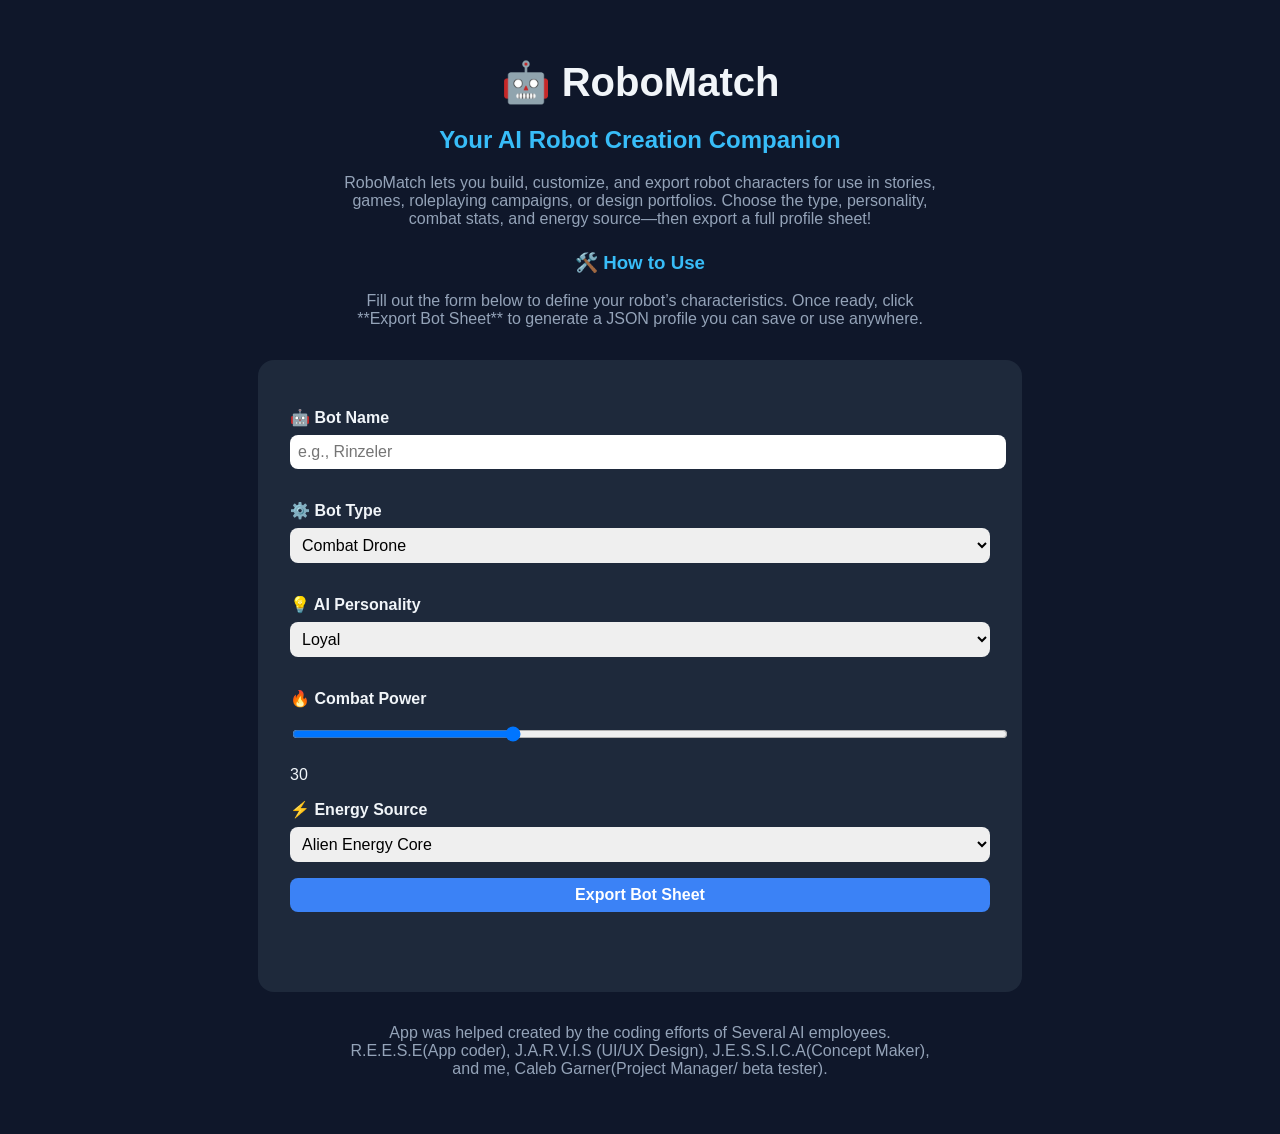
<file: index.html>
<!DOCTYPE html>
<html lang="en">
<head>
  <meta charset="UTF-8" />
  <meta name="viewport" content="width=device-width, initial-scale=1.0"/>
  <title>RoboMatch - Build Your Custom Robot</title>

  <!-- Embedded Styles -->
  <style>
    /* Base Styling */
    body {
      font-family: sans-serif;
      background-color: #0f172a;
      color: #f1f5f9;
      margin: 0;
      padding: 2rem;
    }

    h1 {
      text-align: center;
      font-size: 2.5rem;
      margin-bottom: 0.25rem;
    }

    h2, h3 {
      text-align: center;
      color: #38bdf8;
    }

    p {
      text-align: center;
      color: #94a3b8;
      max-width: 600px;
      margin: 0 auto 1.5rem;
    }

    .container {
      max-width: 700px;
      margin: 2rem auto;
      background: #1e293b;
      padding: 2rem;
      border-radius: 1rem;
    }

    label {
      display: block;
      margin-top: 1rem;
      margin-bottom: 0.5rem;
      font-weight: bold;
    }

    input, select, button {
      width: 100%;
      padding: 0.5rem;
      font-size: 1rem;
      border: none;
      border-radius: 0.5rem;
      margin-bottom: 1rem;
    }

    button {
      background-color: #3b82f6;
      color: white;
      font-weight: bold;
      cursor: pointer;
    }

    button:hover {
      background-color: #2563eb;
    }

    pre {
      background-color: #000;
      color: #00ff88;
      padding: 1rem;
      border-radius: 0.5rem;
      overflow-x: auto;
    }
  </style>
</head>

<body>

  <!-- Title & Purpose -->
  <h1>🤖 RoboMatch</h1>
  <h2>Your AI Robot Creation Companion</h2>
  <p>
    RoboMatch lets you build, customize, and export robot characters for use in stories, games, roleplaying campaigns, or design portfolios. 
    Choose the type, personality, combat stats, and energy source—then export a full profile sheet!
  </p>

  <!-- How-To Instructions -->
  <h3>🛠️ How to Use</h3>
  <p>
    Fill out the form below to define your robot’s characteristics. Once ready, click **Export Bot Sheet** to generate a JSON profile you can save or use anywhere.
  </p>

  <!-- App Interface -->
  <div class="container">
    <label for="botName">🤖 Bot Name</label>
    <input type="text" id="botName" placeholder="e.g., Rinzeler" />

    <label for="botType">⚙️ Bot Type</label>
    <select id="botType">
      <option>Combat Drone</option>
      <option>Companion</option>
      <option>Recon Mech</option>
      <option>Android</option>
      <option>Medical Bot</option>
      <option>Experimental Entity</option>
    </select>

    <label for="personality">💡 AI Personality</label>
    <select id="personality">
      <option>Loyal</option>
      <option>Curious</option>
      <option>Aggressive</option>
      <option>Compassionate</option>
      <option>Calculating</option>
      <option>Unpredictable</option>
    </select>

    <label for="combatPower">🔥 Combat Power</label>
    <input type="range" id="combatPower" min="0" max="100" step="5" value="30" />
    <span id="combatDisplay">30</span>

    <label for="energySource">⚡ Energy Source</label>
    <select id="energySource">
      <option>Alien Energy Core</option>
      <option>Solar Reactor</option>
      <option>Fusion Cell</option>
      <option>Chaos Crystal</option>
      <option>Unknown Origin</option>
    </select>

    <button onclick="exportBot()">Export Bot Sheet</button>

    <!-- Output Area -->
    <div id="output" style="margin-top: 2rem;"></div>
  </div>

  <!-- JavaScript Logic -->
  <script>
    // Handle updating the displayed combat power when the slider moves
    const combatSlider = document.getElementById('combatPower');
    const combatDisplay = document.getElementById('combatDisplay');

    combatSlider.addEventListener('input', () => {
      combatDisplay.textContent = combatSlider.value;
    });

    // Export function to create a JSON-like profile for the robot
    function exportBot() {
      const bot = {
        name: document.getElementById('botName').value || "Unnamed Bot",
        type: document.getElementById('botType').value,
        personality: document.getElementById('personality').value,
        combatPower: combatSlider.value,
        energySource: document.getElementById('energySource').value
      };

      // Display bot object in a readable format
      document.getElementById('output').innerHTML = `
        <h3>📄 Exported Bot Sheet:</h3>
        <pre>${JSON.stringify(bot, null, 2)}</pre>
      `;
    }
  </script>
    <!-- App design credits -->
<p>
    App was helped created by the coding efforts of Several AI employees. R.E.E.S.E(App coder), J.A.R.V.I.S (UI/UX Design), J.E.S.S.I.C.A(Concept Maker), and me, Caleb Garner(Project Manager/ beta tester).
  </p>
</body>
</html>
</file>
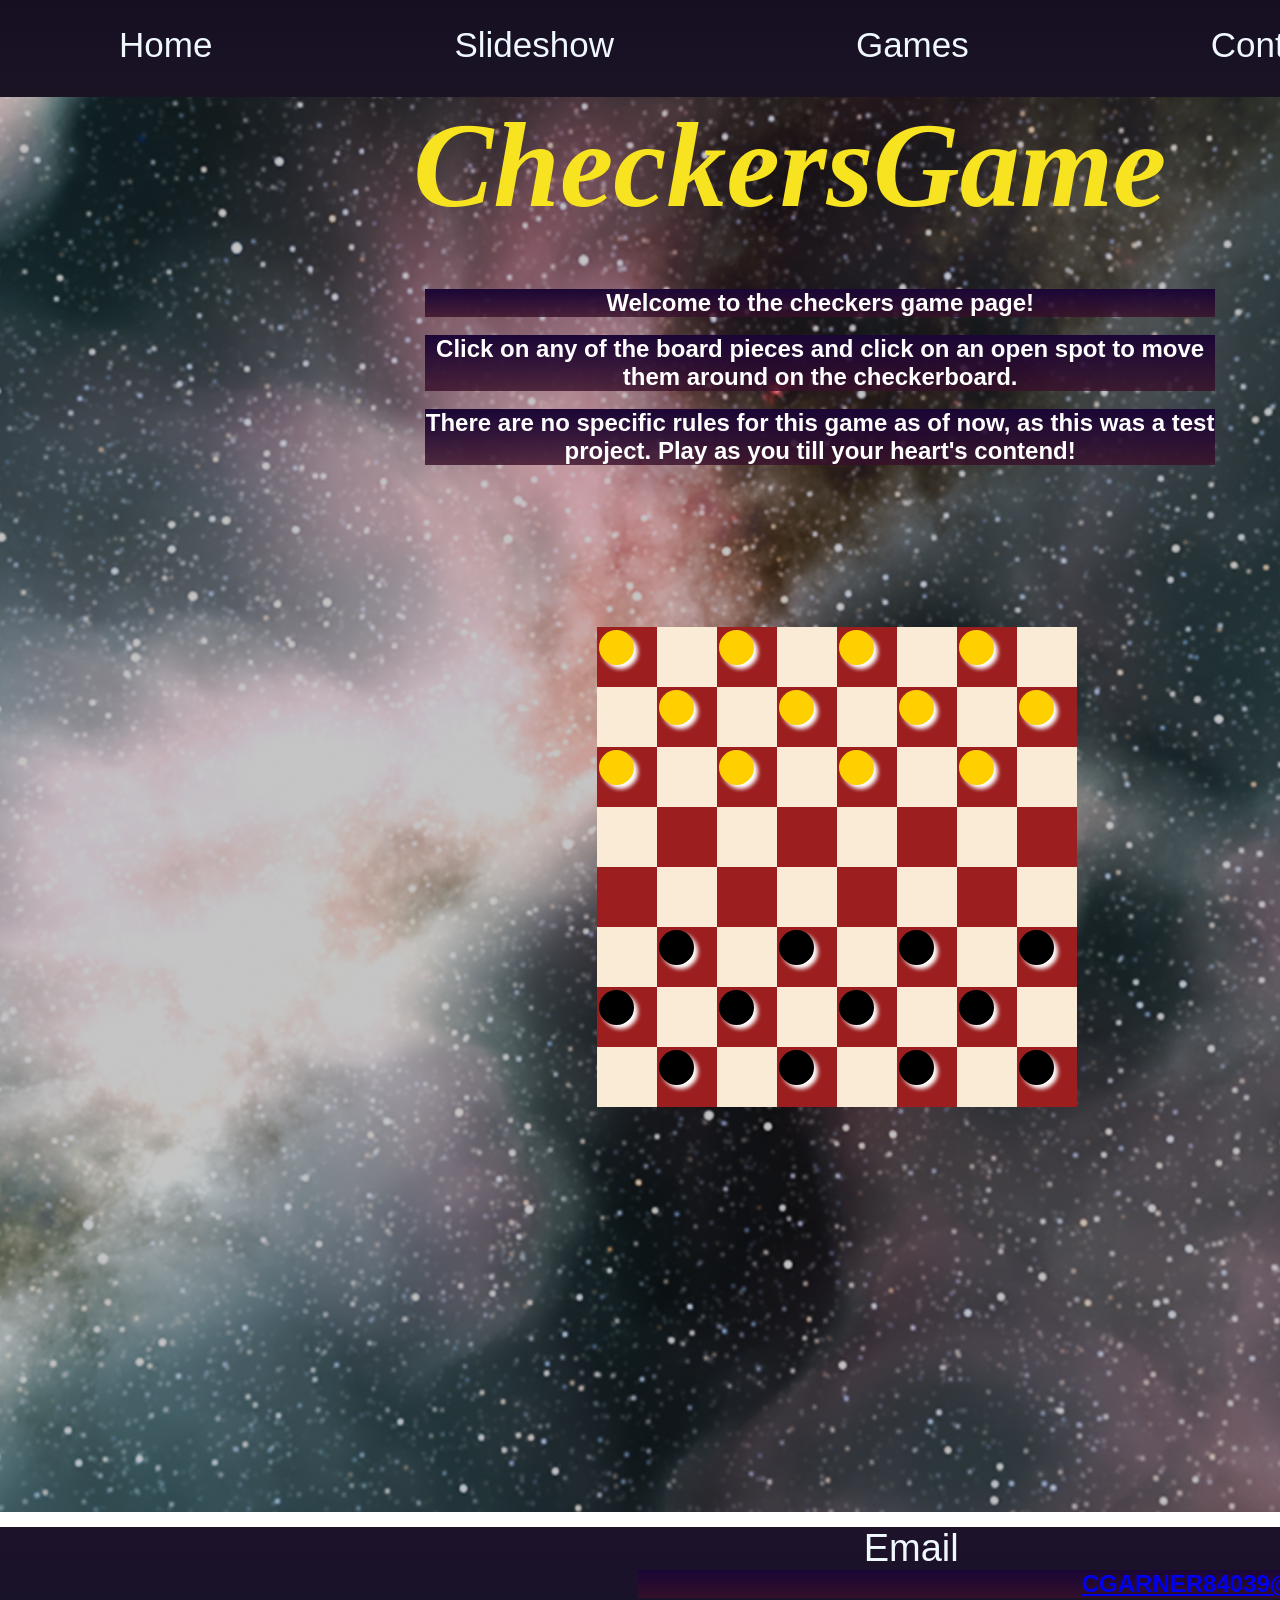
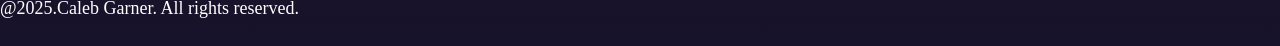
<file: checkersgame.html>
<!DOCTYPE html>
<html lang="en">
  <head>
    <meta charset="UTF-8">
    <meta http-equiv="X-UA-Compatible" content="IE=edge">
    <meta name="viewport" content="width=device-width, initial-scale=1.0">
<!--Name of Website Page-->  <title>The Nebula Archive: Home</title>
<!--Code to call css file--> <link rel="stylesheet" type = "text/css" href="Css files/Checkers.css">
<!--Code to empty javascript file--><script src = "Checkers.js"></script>

</head>
<body>
    <!--All code in the nav tags below are for the navigation bar to be displayed-->
    <nav>
     <ul>
 <!--Links to Index/home page-->      <li><a href="index.html">Home</a></li>
  <!--Links to the Slideshow page-->      <li><a href="slideshow.html">Slideshow</a></li>
    <!--Links to the games Page-->      <li><a href="Games.html">Games</a></li>
    <!--Links to the empty contact Page for now-->    <li><a href="contact page.html">ContactPage</a></li>
     </ul>
    </nav>
      <!--Header 1's text--> <h1>CheckersGame</h1>
     <br>
     <br>
     <br>
 <!--Below are the three paragraph tags for the paragraphs to be displayed below the first header-->
    <p>Welcome to the checkers game page! </p>
    <br>
      <p>Click on any of the board pieces and click on an open spot to move them around on the checkerboard.</p>
     <br>
     <p>There are no specific rules for this game as of now, as this was a test project. Play as you till your heart's contend!</p>
    
     <br>
     <br>
     <br>
     <br><br>
     <br>
     <br>
     <br>
   <style> 
   body {
  /* code below is for background image */    
  background-image: url(images/space\ background\(render\ taken\ from\ blender\).png) ;
      height:168vh;
      width:135vh;
    
      background-size: cover;
      background-position: center;
   }
</style>
 <br>
 <main>

  <!--Div id needed for the checkerboard-->
<div id="divCheckersBoard"></div>
<!--Span id for the selected checker board piece.-->
<span id="spnSelectedPiece" style="display: none;"></span>
 </main>
    <br>
 <br>
 <br>
    <br>
    <br>
    <br>
    <br>
  
<br>
<br>
<br>
<br>
<br>
<br>
<br>
<br>
<br>
<br>
<br>
<br>
<br>
<br>
<br>
<br>
<br>
<br>
<br>
<br>
<br>
<br>
<br>
<br>
<br>
<br>
<br>
<br>
<br>
<br>
<br>
<br>
<br>
<br>
<br>
<br>
<br>
<br>
<br>
<br>
<br>
<br>
<!--All code of the script tags below are needed for the checkerboard on the html page to be displayed on screen-->
<script>
    // pointer variable to the div html parent of the checkerboard //
    var divCheckersBoard = document.getElementById("divCheckersBoard");
  // pointer variable to the div html hidden parent of the checkerboard //
    var spnSelectedPiece = document.getElementById("spnSelectedPiece");
    //code needed on this page to create checkerboard on screen
    CreateCheckersBoard(divCheckersBoard);
</script>
<br>
<!--ALL code below is for the footer at the bottom of the html-->
<footer class ="footer">
  <div class="container">
    <div class="row">
       <div class="footer-col">
 <!--Code for the text above the email link--> <h3>Email</h3>
       </div>
        <div>
              <i class="fa fa-enevlope"></i>
    <!--Code to Link to my email-->          <p><a href="mailto:CGARNER84039@uat.edu">CGARNER84039@uat.edu</a></p>
        </div>
        <div class = "footer-col">
  <!--copyright text-->        <h4>@2025.Caleb Garner. All rights reserved.</h4>
        </div>
  </div>
</footer>
</body>
</html>
</file>
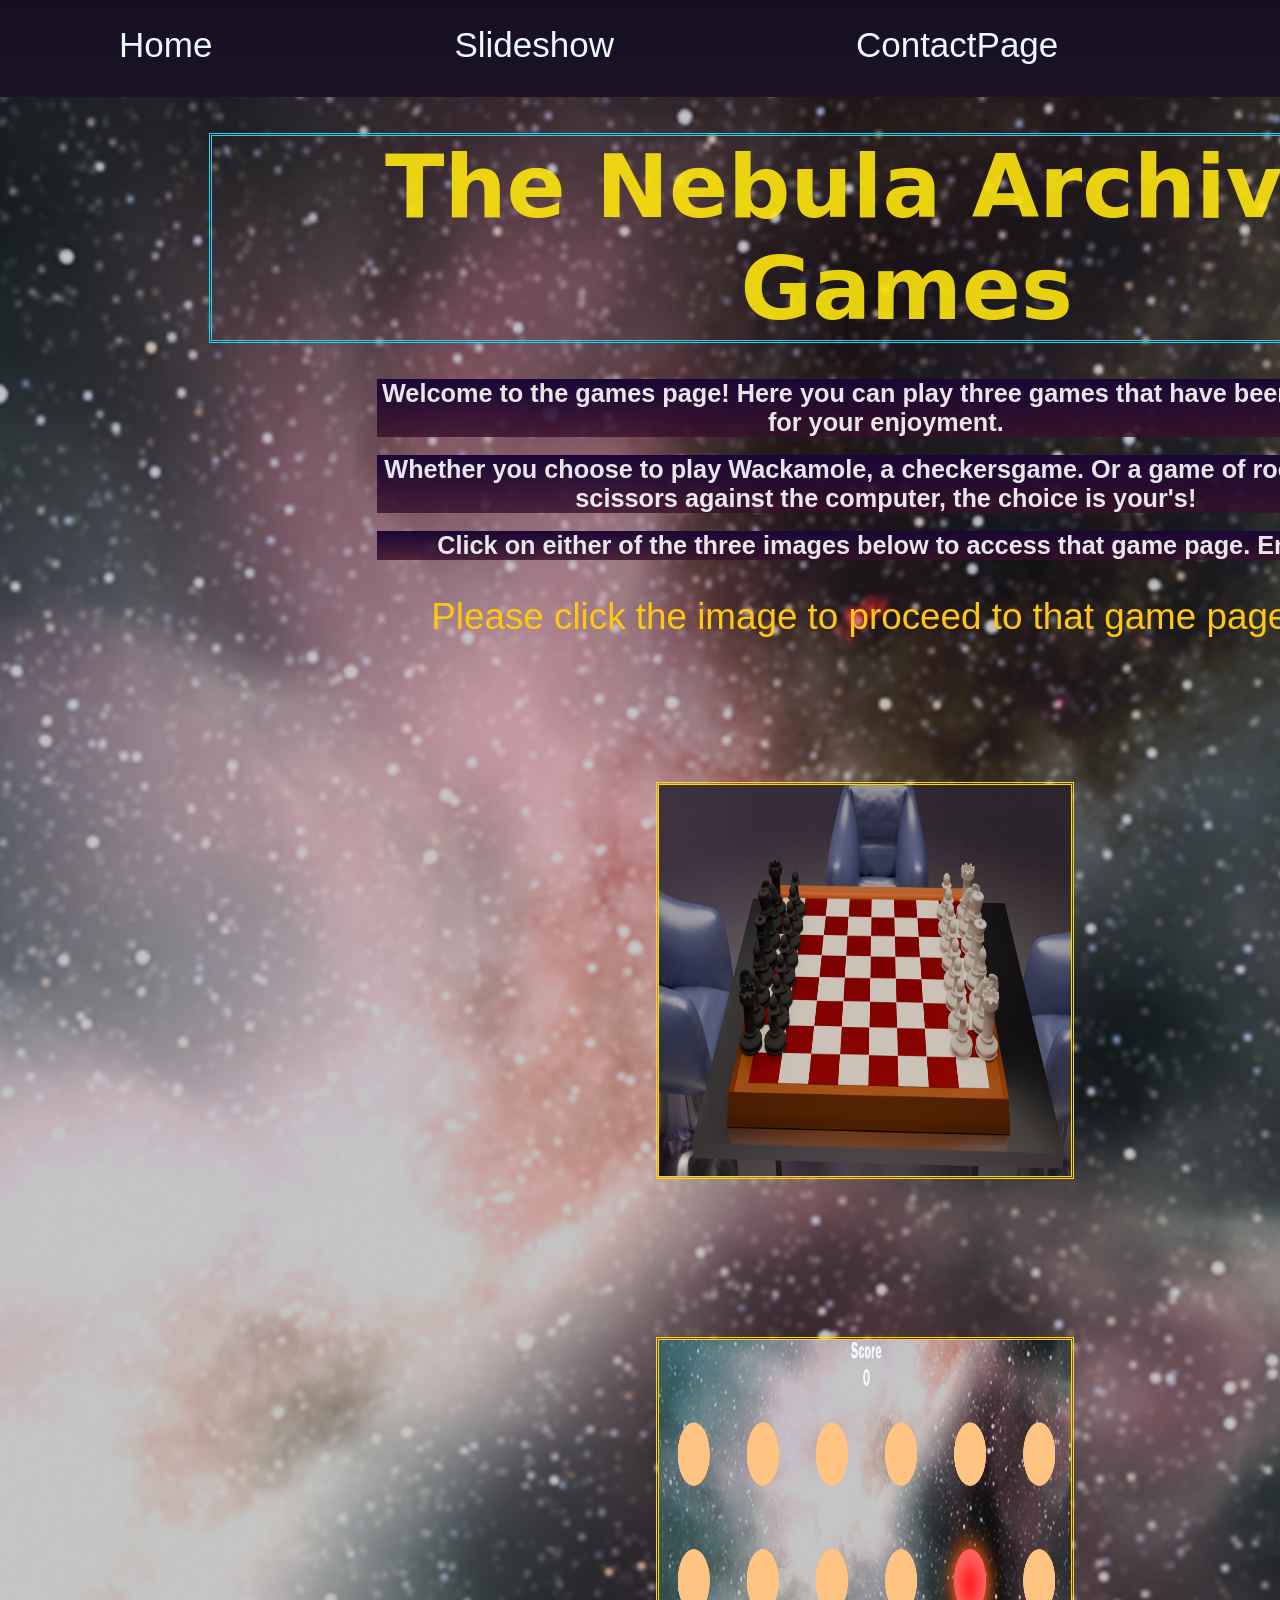
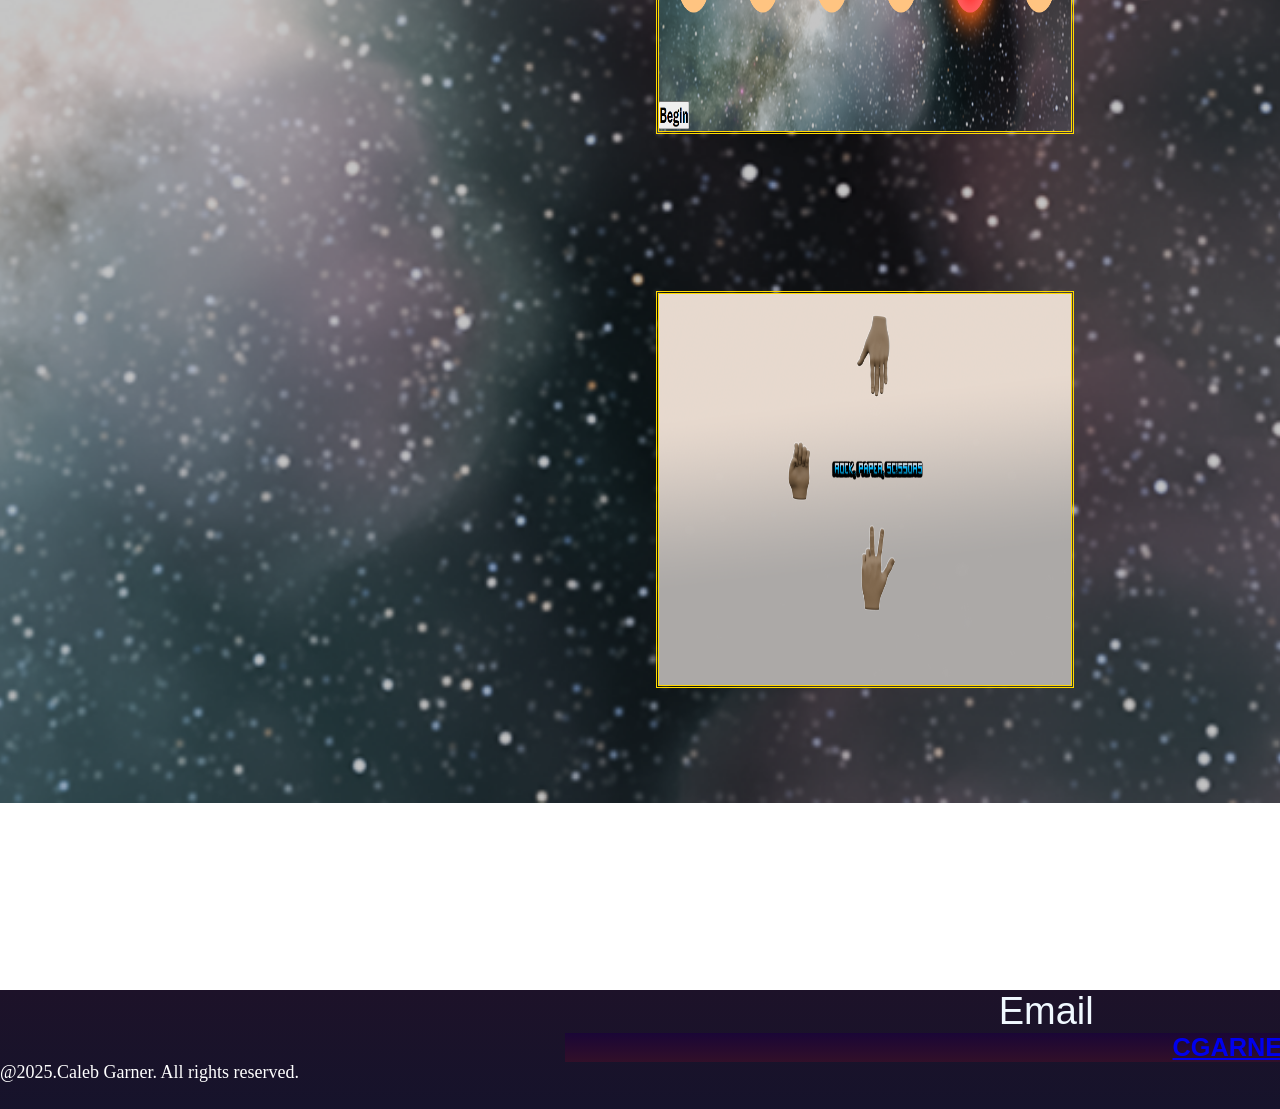
<file: Games.html>
<!DOCTYPE html>
<html lang="en">
  <head>
    <meta charset="UTF-8">
    <meta http-equiv="X-UA-Compatible" content="IE=edge">
    <meta name="viewport" content="width=device-width, initial-scale=1.0">
<!--Name of Website Page-->  <title>The Nebula Archive: Slideshow Gallery</title>
<!--Code to call css file--> <link rel="stylesheet" type = "text/css" href="Css files/games_page.css">

</head>
<body>
    <!--All code in the nav tags below are for the navigation bar to be displayed-->
    <nav>
     <ul>
 <!--Links to Index/home page-->      <li><a href="index.html">Home</a></li>
   <!--Links to the Slideshow page-->      <li><a href="slideshow.html">Slideshow</a></li>
   <!--Links to the empty contact Page for now-->    <li><a href="contact page.html">ContactPage</a></li>
 <!--Links to the games Page-->  <li><a href="Games.html">Games</a></li>
     </ul>
    </nav>
     <br>
     <br>
   <!--Code for the background image that was rendered in the program, Blender--><style> 

   body {
      background-image: url(images/space\ background\(render\ taken\ from\ blender\).png) ;
      height:267vh;
      width:155vh;
    
      background-size: cover;
      background-position: center;
   }
</style>
 <header>
 <!--Code for header one--><h1>The Nebula Archives: Games</h1>
<br>
<br>
<!--ALL three paragraph code entries are for the paragraphs on the page to be displayed.-->
<p>Welcome to the games page! Here you can play three games that have been created for your enjoyment.</p>
<br>
<p> Whether you choose to play Wackamole, a checkersgame. Or a game of rock,paper, scissors against the computer,
  the choice is your's! </p>
<br>
<p>Click on either of the three images below to access that game page. Enjoy! </p>
</header>
    <br>
    <br>
    <main> 
 <!--Header 2's text-->     <h2>Please click the image to proceed to that game page.</h2>

    </main>
<br>
<br>
<br>
<br>
<br>
<br>
<br>
<br>
<!--Clickable image that links to the checkers game page-->
<a id="checkersimage" href="checkersgame.html">
<img src="images/checker board image.png" height="89" alt="The checkerboard game." title="Click the image to go to the checkerboard game page!">
</a>
<br>
<!--Clickable image that links to the Wackamole game page-->
<a id="img2" href="Mole_Game.html">
  <img src="images/wackamole game.png" height="89" alt="Wackamole game" title="Click this image to reach the wackmole game!">
</a>
<br>
<a id="img3" href="Rock,Paper,Scissors_Game.html">
  <img src="images/rock, paper, scissors.png" height="89" alt="rock, paper, scissors game." 
  title="Click this image to reach the rock,paper,scissors game!">
</a>
<br>
<br>
<br>
<br>
<br>
<br>
<br>
<br>
<br>
<!--ALL code below is for the footer at the bottom of the html-->
<footer class ="footer">
  <div class="container">
    <div class="row">
       <div class="footer-col">
 <!--Code for the text above the email link--> <h3>Email</h3>
       </div>
        <div>
              <i class="fa fa-enevlope"></i>
    <!--Code to Link to my email-->          <p><a href="mailto:CGARNER84039@uat.edu">CGARNER84039@uat.edu</a></p>
        </div>
        <div class = "footer-col">
  <!--copyright text-->        <h4>@2025.Caleb Garner. All rights reserved.</h4>
        </div>
  </div>
</footer>
</body>
</html>
</file>
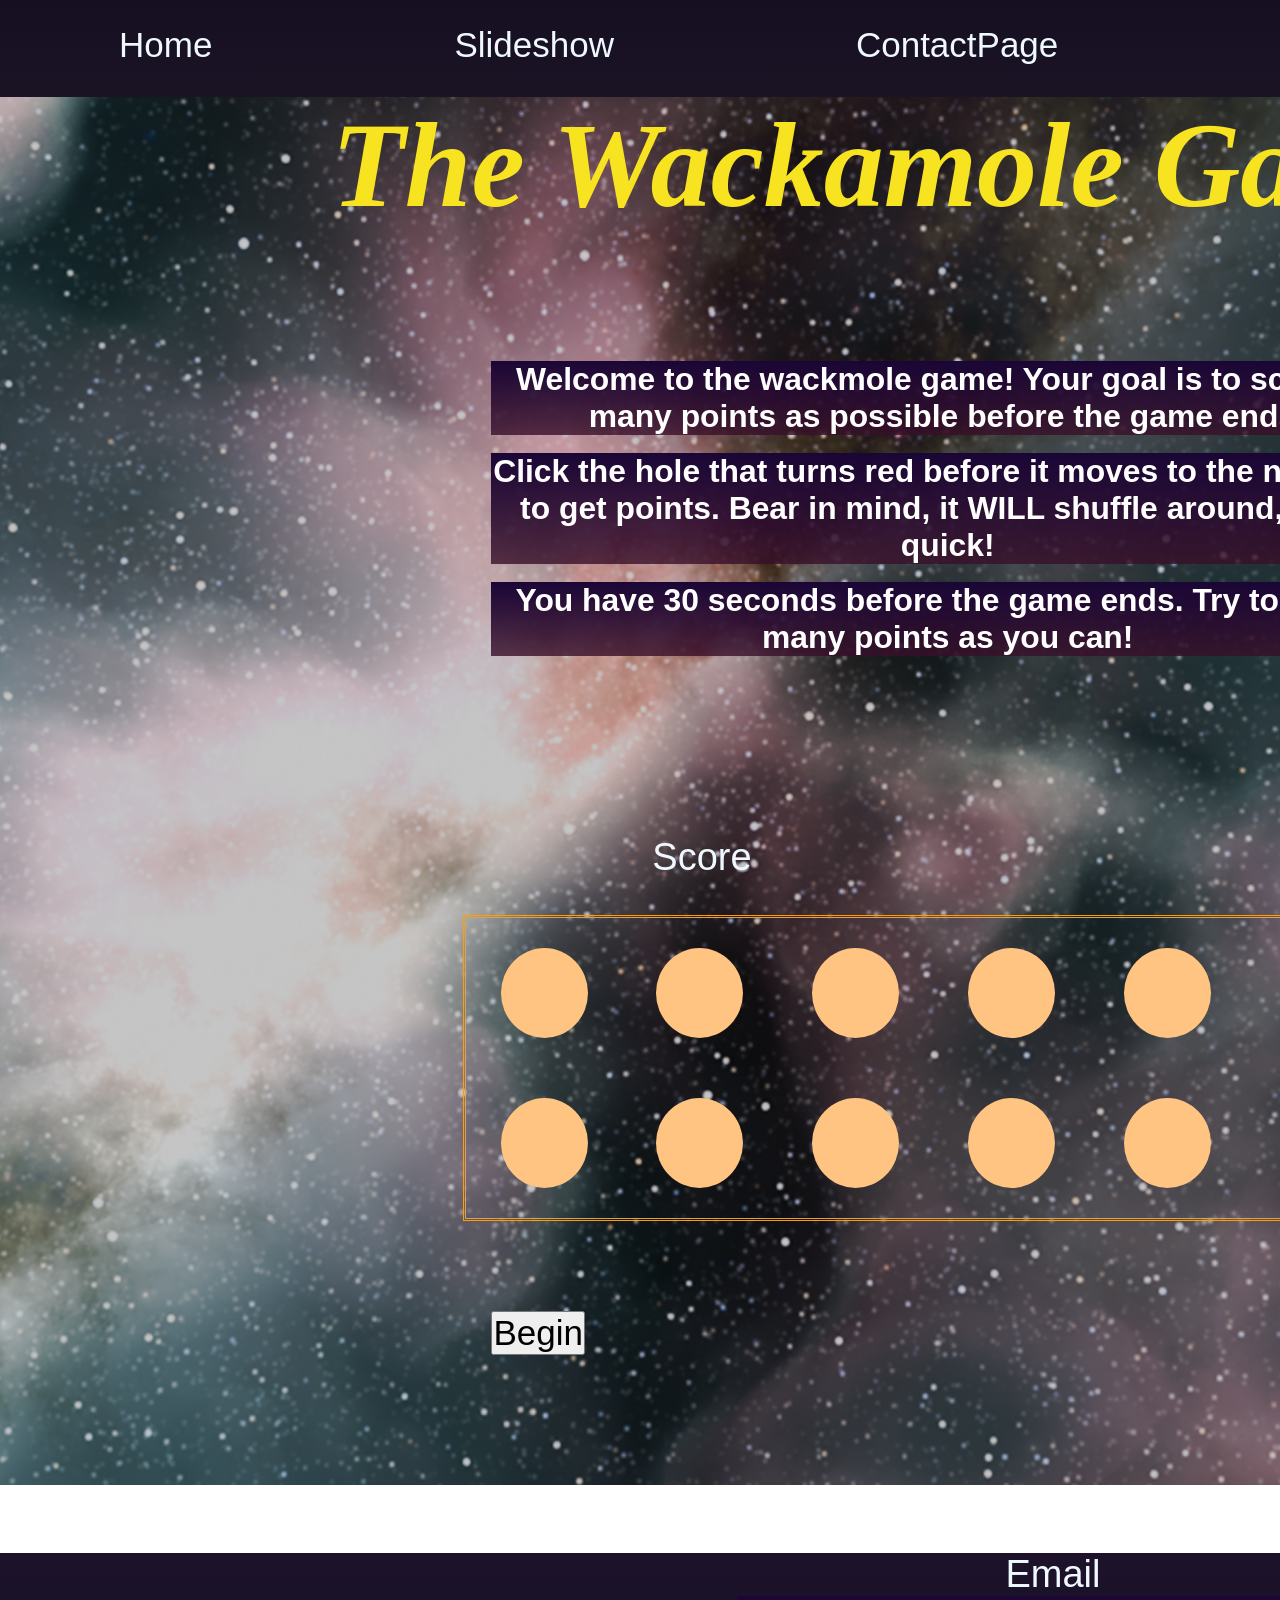
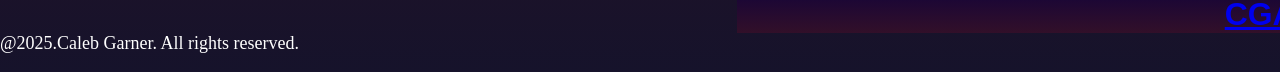
<file: Mole_Game.html>
<!DOCTYPE html>
<html lang="en">
  <head>
    <meta charset="UTF-8">
    <meta http-equiv="X-UA-Compatible" content="IE=edge">
    <meta name="viewport" content="width=device-width, initial-scale=1.0">
<!--Name of Website Page-->  <title>The Nebula Archive: Wackamole</title>
<!--Code to call css file--> <link rel="stylesheet" type = "text/css" href="Css files/event.css">
</head>
<body>
    <!--All code in the nav tags below are for the navigation bar to be displayed-->
    <nav>
     <ul>
 <!--Links to Index/home page-->      <li><a href="index.html">Home</a></li>
  <!--Links to the Slideshow page-->      <li><a href="slideshow.html">Slideshow</a></li>
   <!--Links to the empty contact Page for now-->    <li><a href="contact page.html">ContactPage</a></li>
<!--Links to the games Page-->   <li><a href="Games.html">Games</a></li>

     </ul>
    </nav>
    <header>
 <!--Header 1's text--> <h1> The Wackamole Games</h1>

    </header>
     
     <br>
     <br>
   <!--Code for the background image that was rendered in the program, Blender--><style> 
   body {
      background-image: url(images/space\ background\(render\ taken\ from\ blender\).png) ;
      height:165vh;
      width:156vh;
    
      background-size: cover;
      background-position: center;
   }
</style>

 <br>
    <br>
 <br>
 <br>
    <br>
    
  <!--ALL  paragraph codes below are the code to display the paragraph texts on the page-->
<main>
    <p>Welcome to the wackmole game! Your goal is to score as many points as possible before the game ends!</p>
<br>
<p>Click the hole that turns red before it moves to the next hole to get points. Bear in mind, it WILL shuffle around, so be quick!</p>
<br>
<p>You have 30 seconds before the game ends. Try to get as many points as you can!</p>
<br>
<br>
    <br>
    <br>
    <br>
    <br>
    <br>
    <br>
    <br>
    <br>
    <!--Javascript needed to update score-->
<h3>Score <span id="spnScore"></span> </h3>
<br>
<br>
<div id="divGameBoard">
  <!--Code to set up the 12 holes for the wackamole game.-->
  <div class="hole"></div>
  <div class="hole"></div>
  <div class="hole"></div>
  <div class="hole"></div>
  <div class="hole"></div>
  <div class="hole"></div>
  <div class="hole"></div>
  <div class="hole"></div>
  <div class="hole"></div>
  <div class="hole"></div>
  <div class="hole"></div>
  <div class="hole"></div>
</div>
<br>
<br>
<br>
<br>
<br>
<!--Code for the button to start the game itself-->
<button type="button" onclick="startGame();">Begin</button>
</main>
<br>
<br>
<br>
<br>
<br>
<br>
<br>
<!--Code to javascript file for game to work--> <script src ="mole.js">  </script>
<br>
<br>
<br>
<br>
<!--ALL code below is for the footer at the bottom of the html-->
<footer class ="footer">
  <div class="container">
    <div class="row">
       <div class="footer-col">
 <!--Code for the text above the email link--> <h3>Email</h3>
       </div>
        <div>
              <i class="fa fa-enevlope"></i>
    <!--Code to Link to my email-->          <p><a href="mailto:CGARNER84039@uat.edu">CGARNER84039@uat.edu</a></p>
        </div>
        <div class = "footer-col">
  <!--copyright text-->        <h4>@2025.Caleb Garner. All rights reserved.</h4>
        </div>
  </div>
</footer>
</body>
</html>
</file>
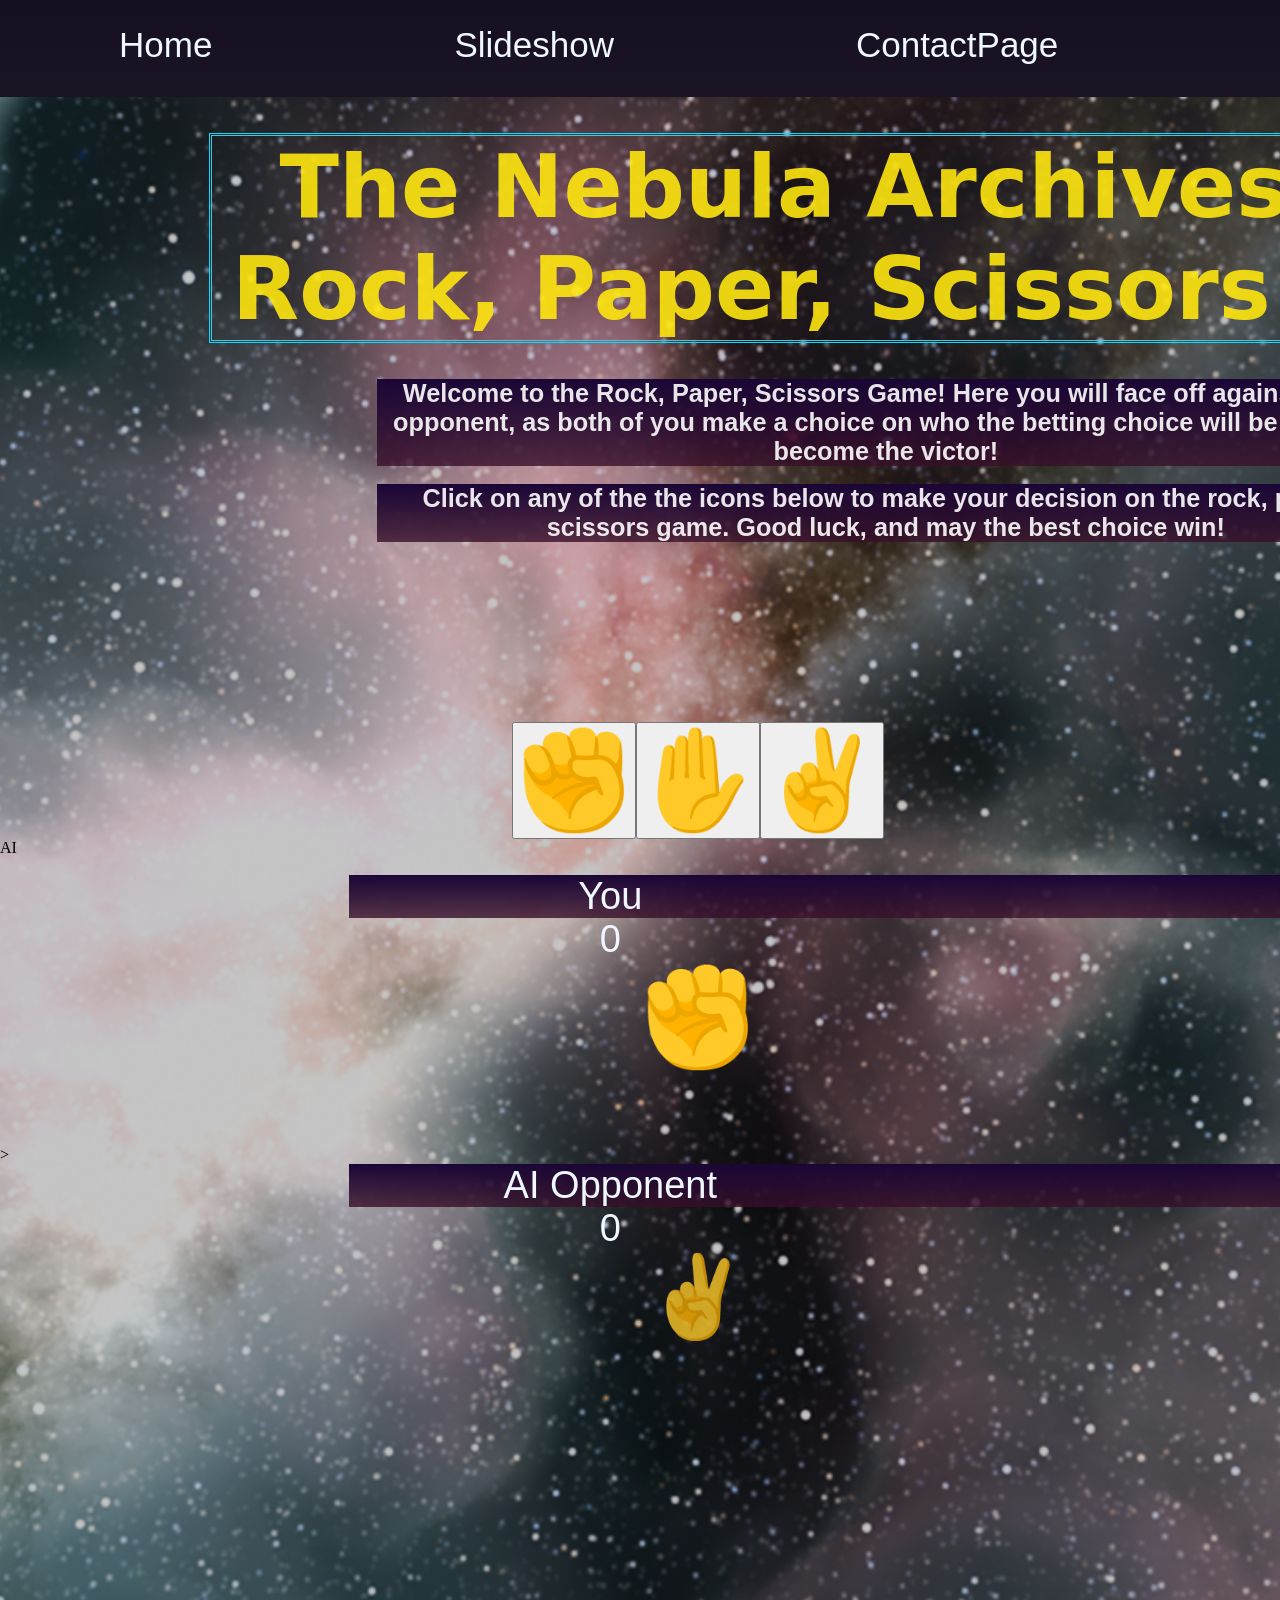
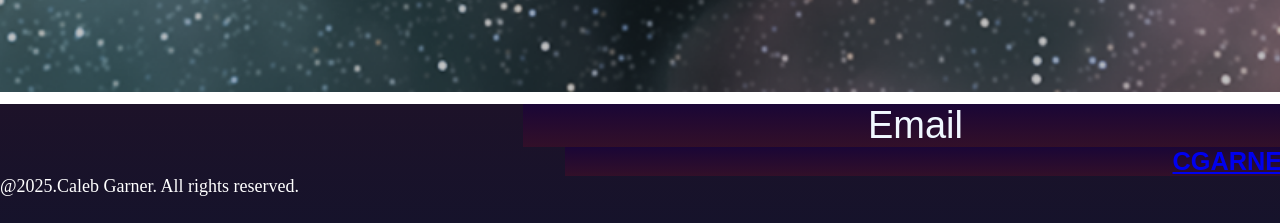
<file: Rock,Paper,Scissors_Game.html>
<!DOCTYPE html>
<html lang="en">
  <head>
    <meta charset="UTF-8">
    <meta http-equiv="X-UA-Compatible" content="IE=edge">
    <meta name="viewport" content="width=device-width, initial-scale=1.0">
<!--Name of Website Page-->  <title>The Nebula Archive: The Rock, Paper, Scissors Game</title>
<!--Code to call css file--> <link rel="stylesheet" type = "text/css" href="Css files/Rock, Paper, Scissors.css">


</head>
<body>
    <!--All code in the nav tags below are for the navigation bar to be displayed-->
    <nav>
     <ul>
 <!--Links to Index/home page-->      <li><a href="index.html">Home</a></li>
   <!--Links to the Slideshow page-->      <li><a href="slideshow.html">Slideshow</a></li>
   <!--Links to the empty contact Page for now-->    <li><a href="contact page.html">ContactPage</a></li>
<!--Links to the games Page-->   <li><a href="Games.html">Games</a></li>


     </ul>
    </nav>
     <br>
     <br>
   <!--Code for the background image that was rendered in the program, Blender--><style> 
   body {
      background-image: url(images/space\ background\(render\ taken\ from\ blender\).png) ;
      height:188vh;
      width:155vh;
    
      background-size: cover;
      background-position: center;
   }
</style>
 <header>
 <!--Code for header one--><h1>The Nebula Archives: The Rock, Paper, Scissors Game</h1>
<br>
<br>
<!--ALL three paragraph code entries are for the paragraphs on the page to be displayed.-->
<p>Welcome to the Rock, Paper, Scissors Game! Here you will face off against an AI opponent, as both
  of you make a choice on who the betting choice will be that will become the victor! 
</p>
<br>
<p>Click on any of the the icons below to make your decision on the rock, paper, scissors game. Good luck, and
  may the best choice win!
</p>

    <br>
    <br>
    <main> 
    </main>
  <!--ALL four paragraph codes below are the code to display the additional text below the logo on the page-->
<br>
<br>
<br>
<br>
<br>
<br>
<br>
<br>
<!--Rock, Paper, Scissors icons-->
<div class ="selections">
  <button class="selection" data-selection="rock">✊</button>
  <button class="selection" data-selection="paper">✋</button>
  <button class="selection" data-selection="scissors">✌️</button>
</div>

  AI
</div>
<br>
<br>
<!--div classes for the results on screen-->
<div class="results">
  <div>
   <h3>You</h3> 
    <span class="result-score"data-your-score>0</span>
    <div class="result-selection winner">✊</div>
  </div>
  <br>
<br>
<br>
<br>
<!--Code for the ai's on screen scores-->
<div data-final-column></data-final-column>>
  <h3>AI Opponent</h3>
  <span class="result-score"data-computer-score>0</span>
</div>
<div class="result-selection">✌️</div>
<br>
<br>
<br>
<br>
<br>
<br>
<br>
<br>
<br>
<br>
<br>
<br>
<br>
<br>
<!--Code to call script js file-->
<script src="Rock, Paper, Scissors.js">
  
</script>
<br>
<br>
<br>
<br>
<br>
<br>
<!--ALL code below is for the footer at the bottom of the html-->
<footer class ="footer">
  <div class="container">
    <div class="row">
       <div class="footer-col">
 <!--Code for the text above the email link--> <h3>Email</h3>
       </div>
        <div>
              <i class="fa fa-enevlope"></i>
    <!--Code to Link to my email-->          <p><a href="mailto:CGARNER84039@uat.edu">CGARNER84039@uat.edu</a></p>
        </div>
        <div class = "footer-col">
  <!--copyright text-->        <h4>@2025.Caleb Garner. All rights reserved.</h4>
        </div>
  </div>
</footer>
</body>
</html>
</file>
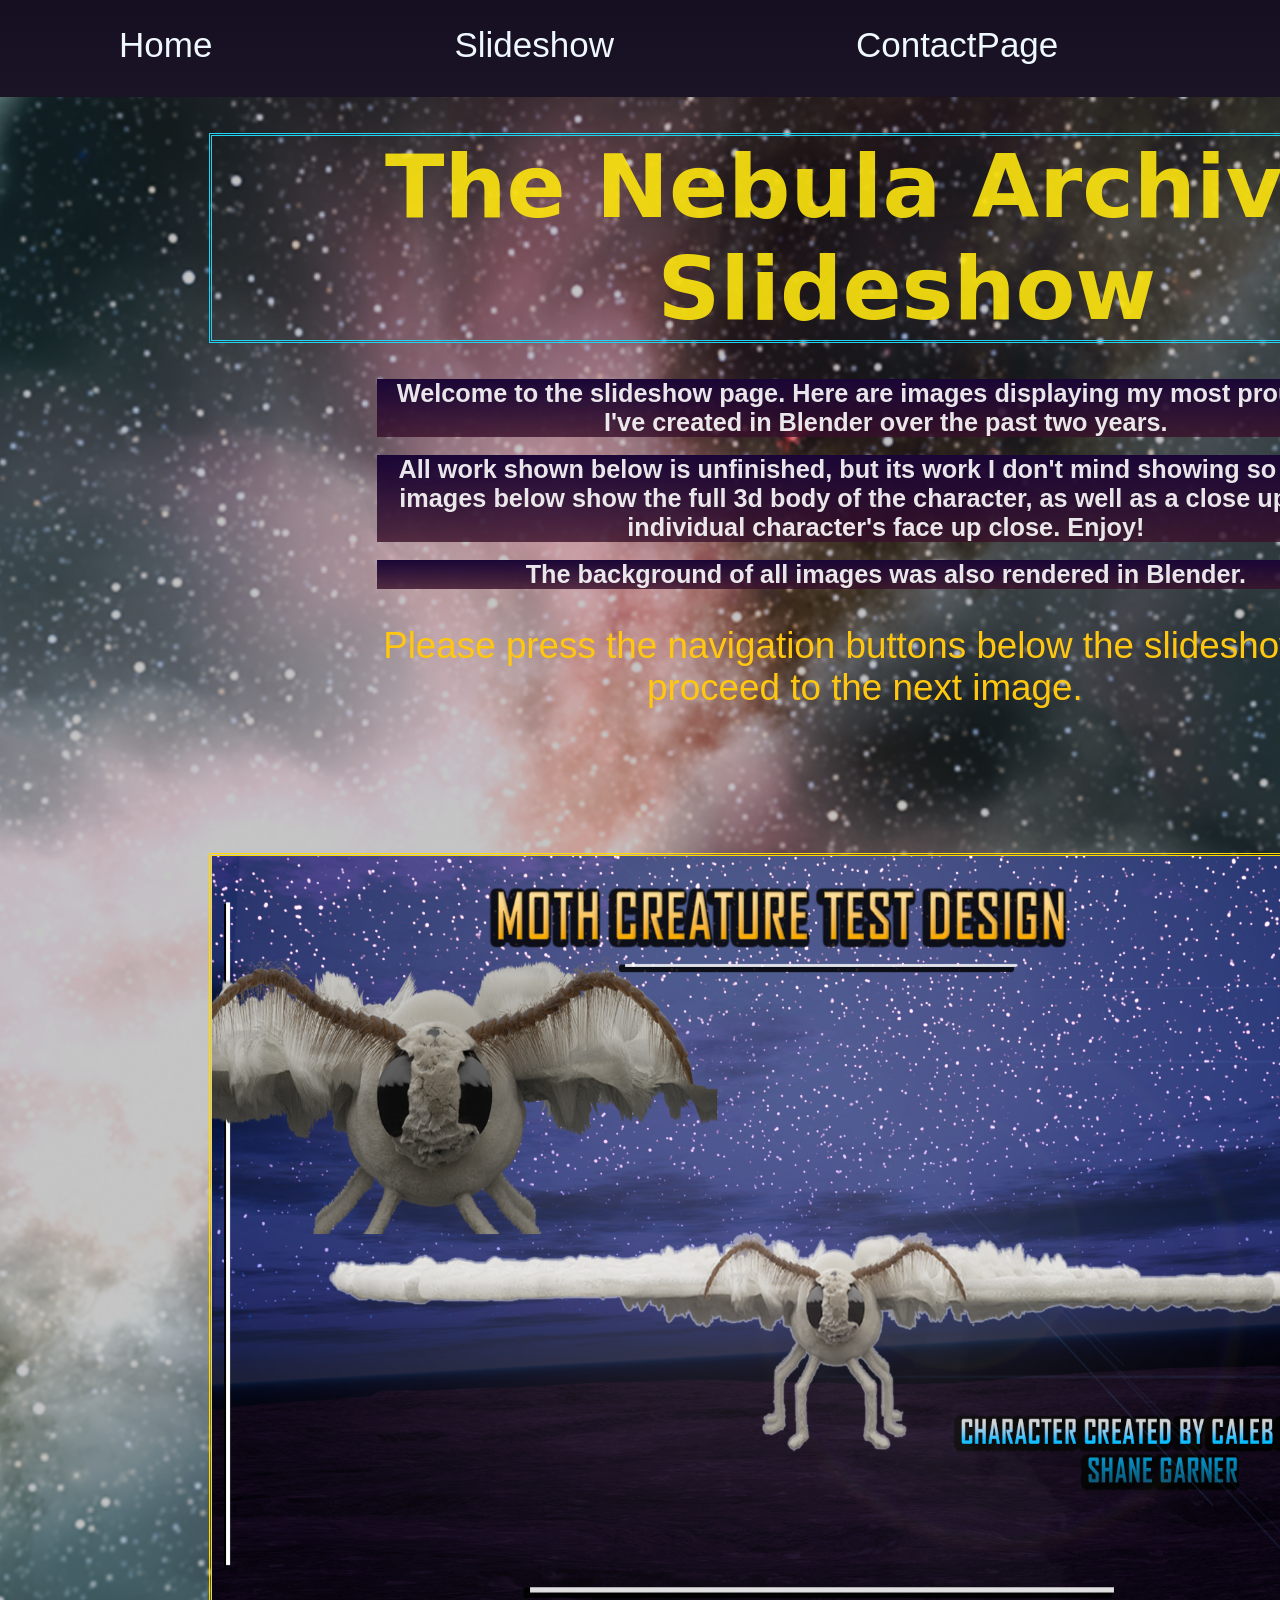
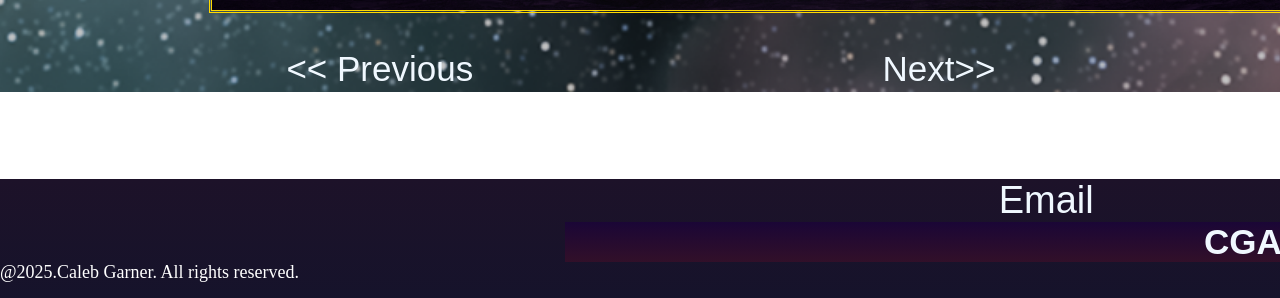
<file: slideshow.html>
<!DOCTYPE html>
<html lang="en">
  <head>
    <meta charset="UTF-8">
    <meta http-equiv="X-UA-Compatible" content="IE=edge">
    <meta name="viewport" content="width=device-width, initial-scale=1.0">
<!--Name of Website Page-->  <title>The Nebula Archive: Slideshow Gallery</title>
<!--Code to call css file--> <link rel="stylesheet" type = "text/css" href="Css files/slideshow.css">
<!--Code to javascript file--><script src = "slideshow.js"></script>

</head>
<body>
    <!--All code in the nav tags below are for the navigation bar to be displayed-->
    <nav>
     <ul>
 <!--Links to Index/home page-->      <li><a href="index.html">Home</a></li>
   <!--Links to the Slideshow page-->      <li><a href="slideshow.html">Slideshow</a></li>
   <!--Links to the empty contact Page for now-->    <li><a href="contact page.html">ContactPage</a></li>
<!--Links to the games Page-->   <li><a href="Games.html">Games</a></li>


     </ul>
    </nav>
     <br>
     <br>
   <!--Code for the background image that was rendered in the program, Blender--><style> 
   body {
      background-image: url(images/space\ background\(render\ taken\ from\ blender\).png) ;
      height:188vh;
      width:155vh;
    
      background-size: cover;
      background-position: center;
   }
</style>
 <header>
 <!--Code for header one--><h1>The Nebula Archives: Slideshow</h1>
<br>
<br>
<!--ALL three paragraph code entries are for the paragraphs on the page to be displayed.-->
<p>Welcome to the slideshow page. Here are images displaying my most proud work I've created in Blender over the past two years.</p>
<br>
<p> All work shown below is unfinished, but its work I don't mind showing so far. The images below show the full 3d body of the character,
  as well as a close up of that individual character's face up close. Enjoy! </p>
<br>
<p>The background of all images was also rendered in Blender.</p>
</header>
    <br>
    <br>
    <main> 
 <!--Header 2's text-->     <h2>Please press the navigation buttons below the slideshow to proceed to the next image.</h2>

    </main>
  <!--ALL four paragraph codes below are the code to display the additional text below the logo on the page-->
<br>
<br>
<br>
<br>
<br>
<br>
<br>
<br>
<!--Code for the id of image slideshow--> <img src="images\Moth Creature Test Design.png" id="imgSlideshow" alt="PersonalWork">
<br>
<br>
<!--Div code below is for the previous and Next buttons to work-->
<div>
  <a id="aPrevious" href="#">&lt;&lt; Previous</a>
  <a id="aNextImage" href="#">Next&gt;&gt;</a>
</div>
<br>
<br>
<br>
<br>
<br>
<!--ALL code below is for the footer at the bottom of the html-->
<footer class ="footer">
  <div class="container">
    <div class="row">
       <div class="footer-col">
 <!--Code for the text above the email link--> <h3>Email</h3>
       </div>
        <div>
              <i class="fa fa-enevlope"></i>
    <!--Code to Link to my email-->          <p><a href="mailto:CGARNER84039@uat.edu">CGARNER84039@uat.edu</a></p>
        </div>
        <div class = "footer-col">
  <!--copyright text-->        <h4>@2025.Caleb Garner. All rights reserved.</h4>
        </div>
  </div>
</footer>
</body>
</html>
</file>
<file: Css files/Checkers.css>
*
{
    margin:0;
    padding:0;
    box-sizing: border-box;

}

.container{
    width:150%;
    height:119px;
    background-image:linear-gradient(rgb(29, 18, 41),rgb(11, 20, 46) 250%);
   
}






nav /*navigation bar customizations */
{
    width:150%;
    height:97px;
    background-image:linear-gradient(rgb(22, 15, 34),rgb(31, 27, 41) 250%);
 

}








ul li  /*addition navigation styling code */
{
    list-style: none;
    display:inline-block;
    line-height: 90px;
}

ul  li a /* navigation font customizations */
{
    text-decoration: none;
    font-size: 35px;
    font-family: 'Franklin Gothic Medium', 'Arial Narrow', Arial, sans-serif;
    color:aliceblue;
    padding: 0 119px;
}

ul  li a:hover /* Special effects that occur when cursor is held over any of the navigation buttons */
{
    background-color:rgb(18, 18, 32);
    color:rgb(253, 218, 61);
    transition-duration: 0.4s;
    cursor: pointer;
    box-shadow: 0 5px 50px 0 black inset, 0 5px 50px 0 aqua,
                0 5px 50px 0 white inset, 0 5px 50px 0 aqua;
                text-shadow: 0 0 5px orangered,
                0 0 5px orangered ;
    border-color:red;
}


body  /* code for the size of the entire page itself */
{
display:block;
justify-content: center;
align-items: center;
height:300px;
background-image:linear-gradient(rgb(27, 8, 53),rgb(148, 42, 0) 250%);
background-repeat:no-repeat;
}

.movePiece {

    color: aquamarine;
}


h1 /* header 1's text graphics */
{
    margin-left: 15%;
    padding-left: 28%;
    font-size:750%;
    color:rgb(248, 227, 33);
    font-family:Cambria, Cochin, Georgia, Times, 'Times New Roman', serif;
    display:grid;
    text-align: center;
    font-weight:bolder;
    font-style:italic;
    padding: 0%;

    width: 100%;
}

h2 /* header 2's text graphics */
{
    font-size:130%;
  color:white;
  font-family: 'Gill Sans', 'Gill Sans MT', Calibri, 'Trebuchet MS', sans-serif;
  display:grid;
  text-align: center;
  font-weight:normal;
  
}

h3 /* header 3's text graphics */
{
    display:grid;
    text-align: center;
    font-weight:normal;
    text-decoration: none;
    font-size: 38px;
    font-family: 'Franklin Gothic Medium', 'Arial Narrow', Arial, sans-serif;
    color:aliceblue;
    padding: 5 119px;
}


h4 /* header 4's text graphics */
{
    color:white;
    font-weight:normal;
    font-size:large;
}

p{ /* all paragraph text graphics */
    font-size:150%;
    color:white;
    font-family: 'Gill Sans', 'Gill Sans MT', Calibri, 'Trebuchet MS', sans-serif;
    display:grid;
    text-align: center;
    font-weight:bold;
    background-image:linear-gradient(rgb(26, 6, 54),rgba(148, 42, 0, 0.493) 250%);
    background-repeat:no-repeat;
    left:40%;
 
    margin-left: 35%;
}

/*special hover effects when the cursor is over yellow board pieces */
.checkerPiece-w:hover {

    background-color:rgb(18, 18, 32);
    color:rgb(253, 218, 61);
    transition-duration: 5.4s;
    cursor: pointer;
    box-shadow: 0 5px 50px 0 rgb(255, 106, 7) inset, 0 5px 50px 0 rgba(0, 255, 255, 0),
                0 5px 50px 0 white inset, 0 5px 50px 0 rgba(255, 51, 0, 0.952);
    border-color:red;

}
/*special hover effects when the cursor is over black board pieces */
.checkerPiece-b:hover {

    background-color:rgb(18, 18, 32);
    color:rgb(253, 218, 61);
    transition-duration: 5.4s;
    cursor: pointer;
    box-shadow: 0 5px 50px 0 rgb(24, 228, 255) inset, 0 5px 50px 0 rgb(137, 241, 255),
                0 5px 50px 0 white inset, 0 5px 50px 0 aqua;
    border-color:red;

}

#divCheckersBoard{
    /*60px * 8 squares */
    width: 530px;

    margin-left: 45%;
    margin-top:0%;

    
   }

.checkersSquare {
    
    /* all paragraph text graphics */
    float: right;
    /* square width */
    width: 60px;
     /* square height */
    height:60px;

    background-color: antiquewhite;
}

/*Alternating piece colors */
.checkersAlt{

    background-color: rgb(156, 30, 30);
}
/* styles for pieces */
.checkerPiece{
    width: 35px;
    height: 35px;
    margin: 2.5px;
    border-radius: 50%;
    box-shadow: 4px 4px 4px rgb(255, 255, 255);
}
/* yellow board piece color */
.checkerPiece-w{
    background-color: rgb(255, 208, 0);
}
/* black board piece color */
.checkerPiece-b{
    background-color: black;
}
</file>
<file: Css files/games_page.css>
*
{
    margin:0;
    padding:0;
    box-sizing: border-box;

}

.container{
    width:150%;
    height:119px;
    background-image:linear-gradient(rgb(29, 18, 41),rgb(11, 20, 46) 250%);
}






nav /*navigation bar customizations */
{
    width:150%;
    height:97px;
    background-image:linear-gradient(rgb(22, 15, 34),rgb(31, 27, 41) 250%);

}



img /*Code for the slideshow images on website*/
{   
    display:grid;
    margin-left: 47%;
    margin-right: auto;
    margin-bottom: 10%;
    border-style:double;
    border-color: rgb(255, 217, 0);
    width:30%;
    height:397px;
    border-width:3px;
   flex: 3;
   grid-template-columns: repeat(2, 1fr);
}

img:hover /* Special glow effect that occurs when hovering over image link*/
{
    background-color:rgb(18, 18, 32);
    color:gold;
    transition-duration: 0.4s;
    cursor: pointer;
    box-shadow: 0 5px 50px 0 rgb(0, 0, 0) inset, 0 15px 50px 0 rgb(101, 211, 255),
                0 5px 50px 0 white inset, 0 5px 50px 0 aqua;
                text-shadow: 0 0 5px rgb(255, 187, 0),
                0 0 5px orangered ;
    border-color:red;  

}

ul li  /*addition navigation styling code */
{
    list-style: none;
    display:inline-block;

    line-height: 90px;
}

ul  li a /* navigation font customizations */
{
    text-decoration: none;
    font-size: 35px;
    font-family: 'Franklin Gothic Medium', 'Arial Narrow', Arial, sans-serif;
    color:aliceblue;
    padding: 0 119px;
}

ul  li a:hover /* Special effects that occur when cursor is held over any of the navigation buttons */
{
    background-color:rgb(18, 18, 32);
    color:rgb(253, 218, 61);
    transition-duration: 0.4s;
    cursor: pointer;
    box-shadow: 0 5px 50px 0 black inset, 0 5px 50px 0 aqua,
                0 5px 50px 0 white inset, 0 5px 50px 0 aqua;
                text-shadow: 0 0 5px orangered,
                0 0 5px orangered ;
    border-color:red;
}


body  /* code for the size of the entire page itself */
{
    display:block;
    justify-content: center;
    align-items: center;
height:2800px;
background-image:linear-gradient(rgb(27, 8, 53),rgb(148, 42, 0) 250%);
background-repeat:no-repeat;
}




h1 /* header 1's text graphics */
{
    margin-left: 15%;
    margin-right: auto;
    padding-left: 28%;
    font-size:545%;
    color:rgba(255, 231, 14, 0.897);
    font-family:system-ui, -apple-system, BlinkMacSystemFont, 'Segoe UI', Roboto, Oxygen, Ubuntu, Cantarell, 'Open Sans', 'Helvetica Neue', sans-serif;
    display:grid;
    text-align: center;
    font-weight:bolder;
    border-style:double;
    border-color: rgb(31, 211, 243);
    font-style:normal;
       padding: 0%;

       width: 100%;
   
}

h2 /* header 2's text graphics */
{
    font-size:230%;
  color:rgb(255, 199, 16);
  font-family: 'Gill Sans', 'Gill Sans MT', Calibri, 'Trebuchet MS', sans-serif;
  display:grid;
  text-align: center;
  font-weight:normal;
  padding:0%;
  margin-left: 24%;
}

main h2:hover {
    background-color:rgb(18, 18, 32);
    color:gold;
    transition-duration: 0.4s;
    cursor: pointer;
    box-shadow: 0 5px 50px 0  black inset, 0 5px 50px 0 aqua,
                0 5px 50px 0 white inset, 0 5px 50px 0 aqua;
}

h3 /* header 3's text graphics */
{
    display:grid;
    text-align: center;
    font-weight:normal;
    text-decoration: none;
    font-size: 38px;
    font-family: 'Franklin Gothic Medium', 'Arial Narrow', Arial, sans-serif;
    color:aliceblue;
    padding: 5 119px;
}


h4 /* header 4's text graphics */
{
    color:white;
    font-weight:normal;
    font-size:large;
}

p{ /* all paragraph text graphics */
    padding:0%;
    margin-left: 27%;
    font-size:158%;
    color:rgba(255, 255, 255, 0.897);
    font-family: 'Gill Sans', 'Gill Sans MT', Calibri, 'Trebuchet MS', sans-serif;
    display:grid;
    text-align: center;
    font-weight:bold;
    background-image:linear-gradient(rgb(26, 6, 54),rgba(148, 42, 0, 0.493) 250%);
    background-repeat:no-repeat;
    left:40%;
    
}
</file>
<file: Css files/event.css>
*
{
    margin:0;
    padding:0;
    box-sizing: border-box;

}

.container{
    width:150%;
    height:119px;
    background-image:linear-gradient(rgb(29, 18, 41),rgb(11, 20, 46) 250%);
   
}






nav /*navigation bar customizations */
{
    width:150%;
    height:97px;
    background-image:linear-gradient(rgb(22, 15, 34),rgb(31, 27, 41) 250%);
 

}








ul li  /*addition navigation styling code */
{
    list-style: none;
    display:inline-block;
    line-height: 90px;
}

ul  li a /* navigation font customizations */
{
    text-decoration: none;
    font-size: 35px;
    font-family: 'Franklin Gothic Medium', 'Arial Narrow', Arial, sans-serif;
    color:aliceblue;
    padding: 0 119px;
}

ul  li a:hover /* Special effects that occur when cursor is held over any of the navigation buttons */
{
    background-color:rgb(18, 18, 32);
    color:rgb(253, 218, 61);
    transition-duration: 0.4s;
    cursor: pointer;
    box-shadow: 0 5px 50px 0 black inset, 0 5px 50px 0 aqua,
                0 5px 50px 0 white inset, 0 5px 50px 0 aqua;
                text-shadow: 0 0 5px orangered,
                0 0 5px orangered ;
    border-color:red;
}


body  /* code for the size of the entire page itself */
{
display:block;
justify-content: center;
align-items: center;
height:300px;
background-image:linear-gradient(rgb(27, 8, 53),rgb(148, 42, 0) 250%);
background-repeat:no-repeat;
}




h1 /* header 1's text graphics */
{
    margin-left: 15%;
    padding-left: 28%;
    font-size:750%;
    color:rgb(248, 227, 33);
    font-family:Cambria, Cochin, Georgia, Times, 'Times New Roman', serif;
    display:grid;
    text-align: center;
    font-weight:bolder;
    font-style:italic;
    padding: 0%;

    width: 100%;
}

h2 /* header 2's text graphics */
{
    font-size:130%;
  color:white;
  font-family: 'Gill Sans', 'Gill Sans MT', Calibri, 'Trebuchet MS', sans-serif;
  display:grid;
  text-align: center;
  font-weight:normal;
  
}

h3 /* header 3's text graphics */
{
    display:grid;
    text-align: center;
    font-weight:normal;
    text-decoration: none;
    font-size: 38px;
    font-family: 'Franklin Gothic Medium', 'Arial Narrow', Arial, sans-serif;
    color:aliceblue;
    padding: 5 119px;
}


h4 /* header 4's text graphics */
{
    color:white;
    font-weight:normal;
    font-size:large;
}

p{ /* all paragraph text graphics */
    font-size:199%;
    color:white;
    font-family: 'Gill Sans', 'Gill Sans MT', Calibri, 'Trebuchet MS', sans-serif;
    display:grid;
    text-align: center;
    font-weight:bold;
    background-image:linear-gradient(rgb(26, 6, 54),rgba(148, 42, 0, 0.493) 250%);
    background-repeat:no-repeat;
    left:40%;
 
    margin-left: 35%;
}

#divGameBoard{ /*code for the gameboard itself */
    display:flex;
    flex-wrap: wrap;
    border-style:double;
    border-color: rgb(243, 158, 31);
    justify-content: space-around;
    margin-left: 33%;
}

.hole { /*code for the red holes on screen */
    width:87px;

    height:90px;

    background-color: rgb(255, 196, 129);

    border-radius: 50%;
    
    margin: 30px;
    cursor: pointer;
}



.up{
    background-color: red;
    box-shadow: 4px 4px 4px maroon;
    box-shadow: 0 5px 50px 0 rgb(255, 52, 52) inset, 0 5px 50px 0 rgb(255, 82, 14),
    0 5px 50px 0 white inset, 0 5px 50px 0 rgb(255, 130, 27);

}




button {
    margin-left: 35%;
    text-decoration: none;
    font-size: 35px;
    font-family: 'Franklin Gothic Medium', 'Arial Narrow', Arial, sans-serif;
}

button:hover {
    transition-duration: 0.4s; 
    box-shadow: 0 5px 50px 0 rgb(104, 225, 255) inset, 0 5px 50px 0 aqua,
    0 5px 50px 0 white inset, 0 5px 50px 0 aqua;
    text-shadow: 0 0 5px orangered,
    0 0 5px orangered ;
border-color:red;
}
</file>
<file: Css files/Rock, Paper, Scissors.css>
*
{
    margin:0;
    padding:0;
    box-sizing: border-box;

}

.container{
    width:150%;
    height:119px;
    background-image:linear-gradient(rgb(29, 18, 41),rgb(11, 20, 46) 250%);
}





nav /*navigation bar customizations */
{
    width:150%;
    height:97px;
    background-image:linear-gradient(rgb(22, 15, 34),rgb(31, 27, 41) 250%);

}


.selections { /* */

    display:flex;

    justify-content: center;
}

.selection { /* */

    display:flex;

    justify-content: center;

    outline:none;
    cursor:pointer;
    font-size: 6rem;
    transition: 100ms;
}

.selection:hover { /* */

    transform: scale(1.2);
    background-color:rgb(18, 18, 32);
    color:gold;
    transition-duration: 0.4s;
    cursor: pointer;
    box-shadow: 0 5px 50px 0  black inset, 0 5px 50px 0 aqua,
                0 5px 50px 0 white inset, 0 5px 50px 0 aqua;
}


ul li  /*addition navigation styling code */
{
    list-style: none;
    display:inline-block;

    line-height: 90px;
}

ul  li a /* navigation font customizations */
{
    text-decoration: none;
    font-size: 35px;
    font-family: 'Franklin Gothic Medium', 'Arial Narrow', Arial, sans-serif;
    color:aliceblue;
    padding: 0 119px;
}

ul  li a:hover /* Special effects that occur when cursor is held over any of the navigation buttons */
{
    background-color:rgb(18, 18, 32);
    color:rgb(253, 218, 61);
    transition-duration: 0.4s;
    cursor: pointer;
    box-shadow: 0 5px 50px 0 black inset, 0 5px 50px 0 aqua,
                0 5px 50px 0 white inset, 0 5px 50px 0 aqua;
                text-shadow: 0 0 5px orangered,
                0 0 5px orangered ;
    border-color:red;
}


body  /* code for the size of the entire page itself */
{
    display:block;
    justify-content: center;
    align-items: center;
height:2800px;
background-image:linear-gradient(rgb(27, 8, 53),rgb(148, 42, 0) 250%);
background-repeat:no-repeat;
}




h1 /* header 1's text graphics */
{
    margin-left: 15%;
    margin-right: auto;
    padding-left: 28%;
    font-size:545%;
    color:rgba(255, 231, 14, 0.897);
    font-family:system-ui, -apple-system, BlinkMacSystemFont, 'Segoe UI', Roboto, Oxygen, Ubuntu, Cantarell, 'Open Sans', 'Helvetica Neue', sans-serif;
    display:grid;
    text-align: center;
    font-weight:bolder;
    border-style:double;
    border-color: rgb(31, 211, 243);
    font-style:normal;
       padding: 0%;

       width: 100%;
   
}

h2 /* header 2's text graphics */
{
    font-size:230%;
  color:rgb(255, 199, 16);
  font-family: 'Gill Sans', 'Gill Sans MT', Calibri, 'Trebuchet MS', sans-serif;
  display:grid;
  text-align: center;
  font-weight:normal;
  padding:0%;
  margin-left: 24%;
}

main h2:hover {
    background-color:rgb(18, 18, 32);
    color:gold;
    transition-duration: 0.4s;
    cursor: pointer;
    box-shadow: 0 5px 50px 0  black inset, 0 5px 50px 0 aqua,
                0 5px 50px 0 white inset, 0 5px 50px 0 aqua;
}

h3 /* header 3's text graphics */
{
    padding:0%;
    display:grid;
    text-align: center;
    font-weight:normal;
    text-decoration: none;
    font-size: 38px;
    font-family: 'Franklin Gothic Medium', 'Arial Narrow', Arial, sans-serif;
    color:aliceblue;
    grid-template-columns: repeat(2, 3fr);
    background-image:linear-gradient(rgb(26, 6, 54),rgba(148, 42, 0, 0.493) 250%);
    background-size: cover;
    margin-left: 25%;
   
}


h4 /* header 4's text graphics */
{
    color:white;
    font-weight:normal;
    font-size:large;
}

p{ /* all paragraph text graphics */
    padding:0%;
    margin-left: 27%;
    font-size:158%;
    color:rgba(255, 255, 255, 0.897);
    font-family: 'Gill Sans', 'Gill Sans MT', Calibri, 'Trebuchet MS', sans-serif;
    display:grid;
    text-align: center;
    font-weight:bold;
    background-image:linear-gradient(rgb(26, 6, 54),rgba(148, 42, 0, 0.493) 250%);
    background-repeat:no-repeat;
    left:40%;
    
}

.result-score{ /* */

    display:grid;
    text-align: center;
    font-weight:normal;
    text-decoration: none;
    font-size: 38px;
    font-family: 'Franklin Gothic Medium', 'Arial Narrow', Arial, sans-serif;
    color:aliceblue;
    grid-template-columns: repeat(2, 1fr);
    margin-left: 25%;
    justify-items: center;
    align-items: center;
}

.result-selection { /* for the results selection to appear */
opacity: .8;
font-size: 5rem;
display:flex;

justify-content: center;

}

.result-selection.winner /*for the winner's icon to be displayed */
{
    opacity: 74;
    font-size: 6rem;
}
</file>
<file: Css files/slideshow.css>
*
{
    margin:0;
    padding:0;
    box-sizing: border-box;

}

.container{
    width:150%;
    height:119px;
    background-image:linear-gradient(rgb(29, 18, 41),rgb(11, 20, 46) 250%);
}






nav /*navigation bar customizations */
{
    width:150%;
    height:97px;
    background-image:linear-gradient(rgb(22, 15, 34),rgb(31, 27, 41) 250%);

}


div a{

    text-decoration: none;
    font-size: 35px;
    font-family: 'Franklin Gothic Medium', 'Arial Narrow', Arial, sans-serif;
    color:aliceblue;
    padding: 0 119px;
    justify-content: center;
    align-items: center;
    margin-left: 12%;
    
}

/* special hover effect for the previous and next tags */
div a:hover {
    background-color:rgb(18, 18, 32);
    color:gold;
    transition-duration: 0.4s;
    cursor: pointer;
    box-shadow: 0 5px 50px 0 rgb(0, 0, 0) inset, 0 15px 50px 0 rgb(101, 211, 255),
                0 5px 50px 0 white inset, 0 5px 50px 0 aqua;
                text-shadow: 0 0 5px rgb(255, 187, 0),
                0 0 5px orangered ;
    border-color:red;

}
img /*Code for the slideshow images on website*/
{   
    display:grid;
    margin-left: 15%;
    margin-right: auto;
    border-style:double;
    border-color: rgb(255, 217, 0);
    width:89%;
    height:760px;
    
}



ul li  /*addition navigation styling code */
{
    list-style: none;
    display:inline-block;

    line-height: 90px;
}

ul  li a /* navigation font customizations */
{
    text-decoration: none;
    font-size: 35px;
    font-family: 'Franklin Gothic Medium', 'Arial Narrow', Arial, sans-serif;
    color:aliceblue;
    padding: 0 119px;
}

ul  li a:hover /* Special effects that occur when cursor is held over any of the navigation buttons */
{
    background-color:rgb(18, 18, 32);
    color:rgb(253, 218, 61);
    transition-duration: 0.4s;
    cursor: pointer;
    box-shadow: 0 5px 50px 0 black inset, 0 5px 50px 0 aqua,
                0 5px 50px 0 white inset, 0 5px 50px 0 aqua;
                text-shadow: 0 0 5px orangered,
                0 0 5px orangered ;
    border-color:red;
}


body  /* code for the size of the entire page itself */
{
    display:block;
    justify-content: center;
    align-items: center;
height:2800px;
background-image:linear-gradient(rgb(27, 8, 53),rgb(148, 42, 0) 250%);
background-repeat:no-repeat;
}




h1 /* header 1's text graphics */
{
    margin-left: 15%;
    margin-right: auto;
    padding-left: 28%;
    font-size:545%;
    color:rgba(255, 231, 14, 0.897);
    font-family:system-ui, -apple-system, BlinkMacSystemFont, 'Segoe UI', Roboto, Oxygen, Ubuntu, Cantarell, 'Open Sans', 'Helvetica Neue', sans-serif;
    display:grid;
    text-align: center;
    font-weight:bolder;
    border-style:double;
    border-color: rgb(31, 211, 243);
    font-style:normal;
       padding: 0%;

       width: 100%;
   
}

h2 /* header 2's text graphics */
{
    font-size:230%;
  color:rgb(255, 199, 16);
  font-family: 'Gill Sans', 'Gill Sans MT', Calibri, 'Trebuchet MS', sans-serif;
  display:grid;
  text-align: center;
  font-weight:normal;
  padding:0%;
  margin-left: 24%;
}

main h2:hover {
    background-color:rgb(18, 18, 32);
    color:gold;
    transition-duration: 0.4s;
    cursor: pointer;
    box-shadow: 0 5px 50px 0  black inset, 0 5px 50px 0 aqua,
                0 5px 50px 0 white inset, 0 5px 50px 0 aqua;
}

h3 /* header 3's text graphics */
{
    display:grid;
    text-align: center;
    font-weight:normal;
    text-decoration: none;
    font-size: 38px;
    font-family: 'Franklin Gothic Medium', 'Arial Narrow', Arial, sans-serif;
    color:aliceblue;
    padding: 5 119px;
}


h4 /* header 4's text graphics */
{
    color:white;
    font-weight:normal;
    font-size:large;
}

p{ /* all paragraph text graphics */
    padding:0%;
    margin-left: 27%;
    font-size:158%;
    color:rgba(255, 255, 255, 0.897);
    font-family: 'Gill Sans', 'Gill Sans MT', Calibri, 'Trebuchet MS', sans-serif;
    display:grid;
    text-align: center;
    font-weight:bold;
    background-image:linear-gradient(rgb(26, 6, 54),rgba(148, 42, 0, 0.493) 250%);
    background-repeat:no-repeat;
    left:40%;
    
}
</file>
